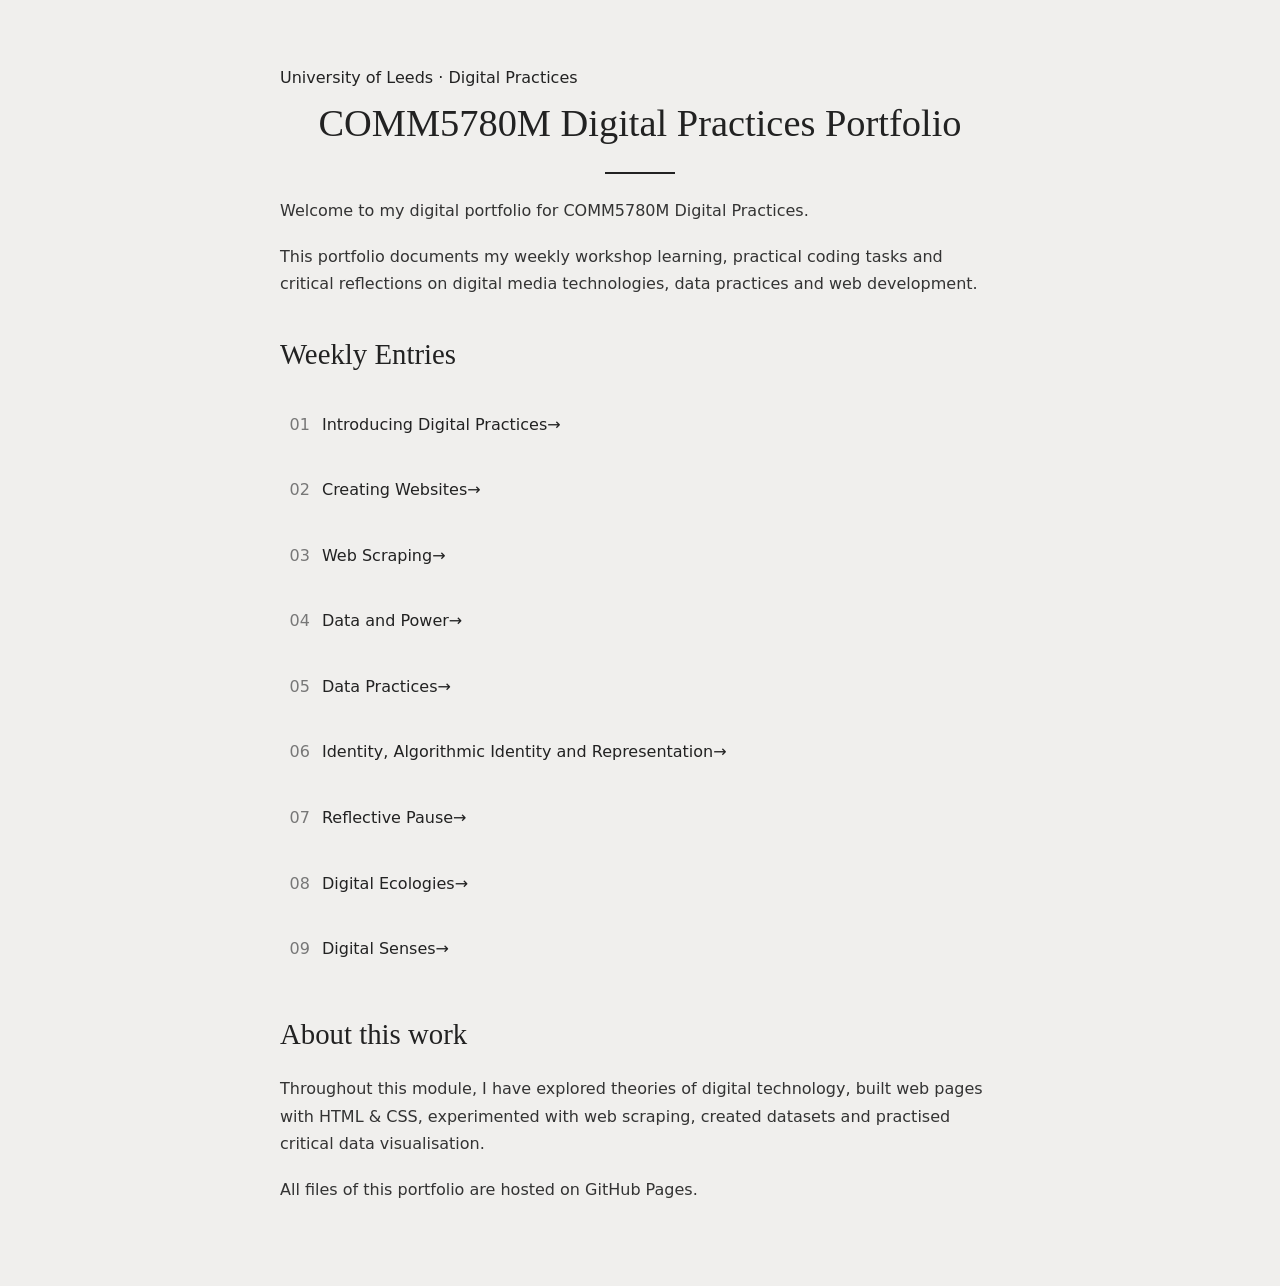
<file: index.html>
<!DOCTYPE html>
<html lang="en">
<head>
    <meta charset="UTF-8">
    <meta name="viewport" content="width=device-width, initial-scale=1.0">
    <title>COMM5780M Portfolio</title>
    <link rel="stylesheet" href="mycoversheet.css">
</head>
<body>
    <main class="container">
        <span class="eyebrow">University of Leeds · Digital Practices</span>
        <h1>COMM5780M Digital Practices Portfolio</h1>
        <p class="lede">Welcome to my digital portfolio for COMM5780M Digital Practices.</p>
        <p>This portfolio documents my weekly workshop learning, practical coding tasks and critical reflections on digital media technologies, data practices and web development.</p>

        <h2>Weekly Entries</h2>
        <ul class="week-list">
            <li><a href="week1.html"><span class="num">01</span><span class="title">Introducing Digital Practices</span><span class="arrow">→</span></a></li>
            <li><a href="week2.html"><span class="num">02</span><span class="title">Creating Websites</span><span class="arrow">→</span></a></li>
            <li><a href="week3.html"><span class="num">03</span><span class="title">Web Scraping</span><span class="arrow">→</span></a></li>
            <li><a href="week4.html"><span class="num">04</span><span class="title">Data and Power</span><span class="arrow">→</span></a></li>
            <li><a href="week5.html"><span class="num">05</span><span class="title">Data Practices</span><span class="arrow">→</span></a></li>
            <li><a href="week6.html"><span class="num">06</span><span class="title">Identity, Algorithmic Identity and Representation</span><span class="arrow">→</span></a></li>
            <li><a href="week7.html"><span class="num">07</span><span class="title">Reflective Pause</span><span class="arrow">→</span></a></li>
            <li><a href="week8.html"><span class="num">08</span><span class="title">Digital Ecologies</span><span class="arrow">→</span></a></li>
            <li><a href="week9.html"><span class="num">09</span><span class="title">Digital Senses</span><span class="arrow">→</span></a></li>
        </ul>

        <h2>About this work</h2>
        <p>Throughout this module, I have explored theories of digital technology, built web pages with HTML &amp; CSS, experimented with web scraping, created datasets and practised critical data visualisation.</p>
        <p>All files of this portfolio are hosted on GitHub Pages.</p>
    </main>
</body>
</html>
</file>
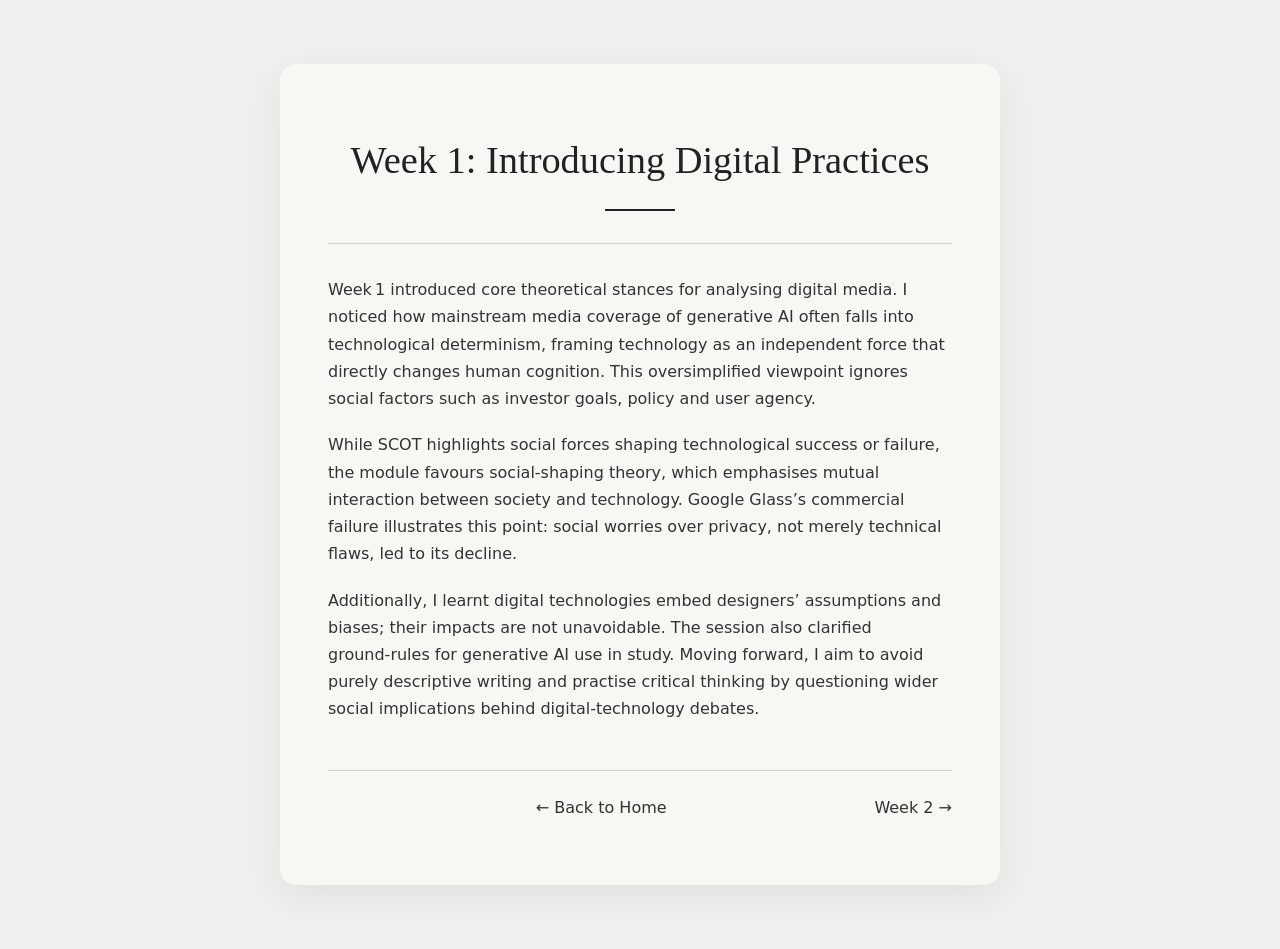
<file: week1.html>
<!DOCTYPE html>
<html lang="en">
<head>
    <meta charset="UTF-8">
    <meta name="viewport" content="width=device-width, initial-scale=1.0">
    <title>Week1 | COMM5780M</title>
    <link rel="stylesheet" href="mycoversheet.css">
</head>
<body>
    <main class="container">
        <div class="card">
            <h1>Week 1: Introducing Digital Practices</h1>
            <hr class="divider">
            <p>Week 1 introduced core theoretical stances for analysing digital media. I noticed how mainstream media coverage of generative AI often falls into technological determinism, framing technology as an independent force that directly changes human cognition. This oversimplified viewpoint ignores social factors such as investor goals, policy and user agency.</p>
            <p>While SCOT highlights social forces shaping technological success or failure, the module favours social‑shaping theory, which emphasises mutual interaction between society and technology. Google Glass’s commercial failure illustrates this point: social worries over privacy, not merely technical flaws, led to its decline.</p>
            <p>Additionally, I learnt digital technologies embed designers’ assumptions and biases; their impacts are not unavoidable. The session also clarified ground‑rules for generative AI use in study. Moving forward, I aim to avoid purely descriptive writing and practise critical thinking by questioning wider social implications behind digital‑technology debates.</p>

            <div class="nav-links">
                <span></span>
                <a href="index.html">← Back to Home</a>
                <a href="week2.html">Week 2 →</a>
            </div>
        </div>
    </main>
</body>
</html>
</file>
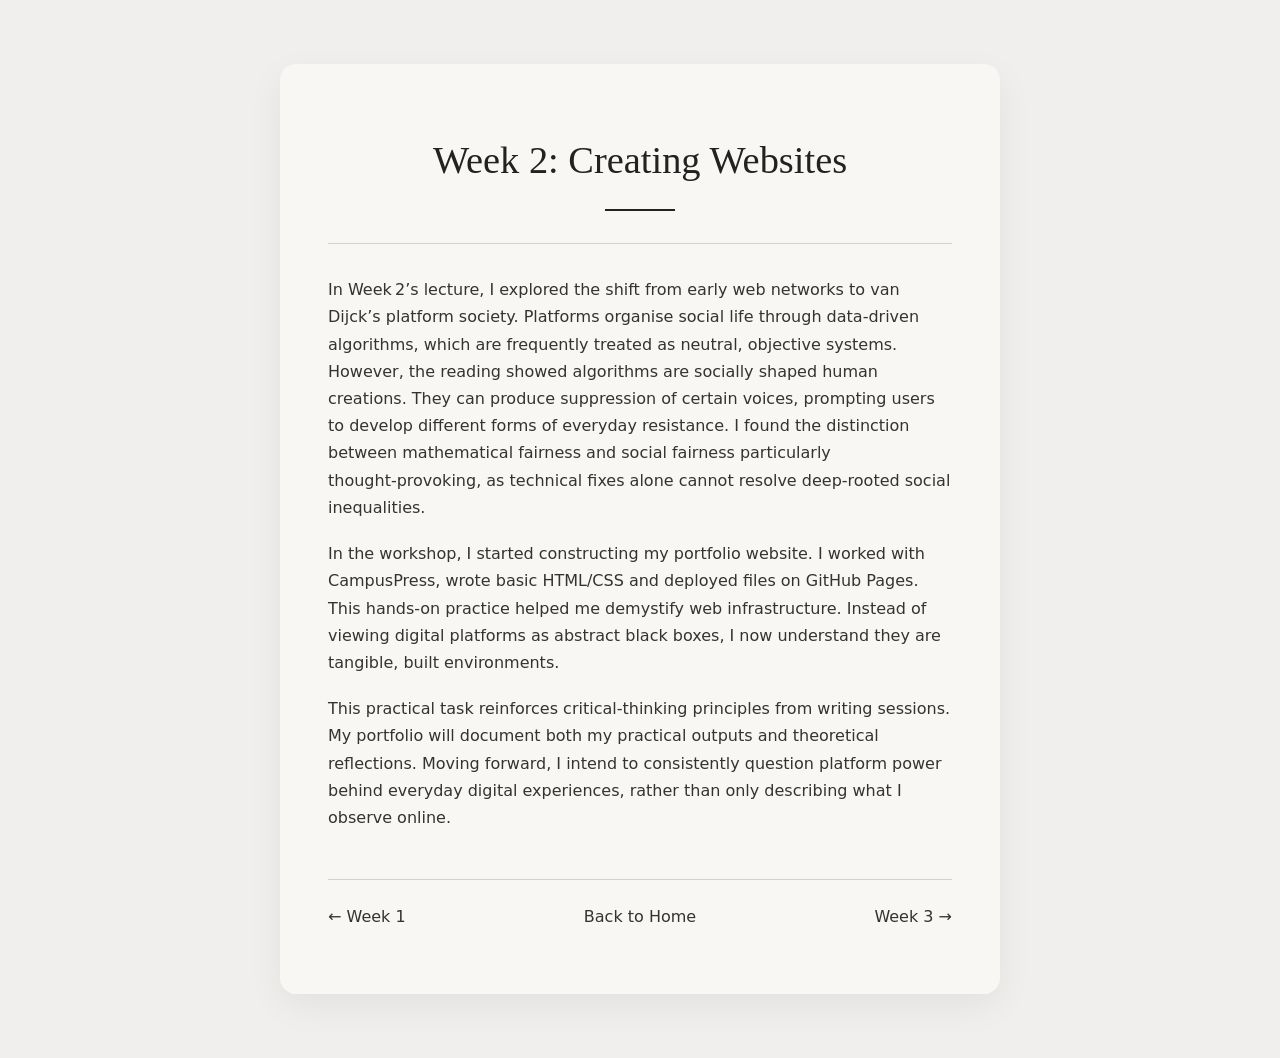
<file: week2.html>
<!DOCTYPE html>
<html lang="en">
<head>
    <meta charset="UTF-8">
    <meta name="viewport" content="width=device-width, initial-scale=1.0">
    <title>Week2 | COMM5780M</title>
    <link rel="stylesheet" href="mycoversheet.css">
</head>
<body>
    <main class="container">
        <div class="card">
            <h1>Week 2: Creating Websites</h1>
            <hr class="divider">
            <p>In Week 2’s lecture, I explored the shift from early web networks to van Dijck’s platform society. Platforms organise social life through data‑driven algorithms, which are frequently treated as neutral, objective systems. However, the reading showed algorithms are socially shaped human creations. They can produce suppression of certain voices, prompting users to develop different forms of everyday resistance. I found the distinction between mathematical fairness and social fairness particularly thought‑provoking, as technical fixes alone cannot resolve deep‑rooted social inequalities.</p>
            <p>In the workshop, I started constructing my portfolio website. I worked with CampusPress, wrote basic HTML/CSS and deployed files on GitHub Pages. This hands‑on practice helped me demystify web infrastructure. Instead of viewing digital platforms as abstract black boxes, I now understand they are tangible, built environments.</p>
            <p>This practical task reinforces critical‑thinking principles from writing sessions. My portfolio will document both my practical outputs and theoretical reflections. Moving forward, I intend to consistently question platform power behind everyday digital experiences, rather than only describing what I observe online.</p>

            <div class="nav-links">
                <a href="week1.html">← Week 1</a>
                <a href="index.html">Back to Home</a>
                <a href="week3.html">Week 3 →</a>
            </div>
        </div>
    </main>
</body>
</html>
</file>
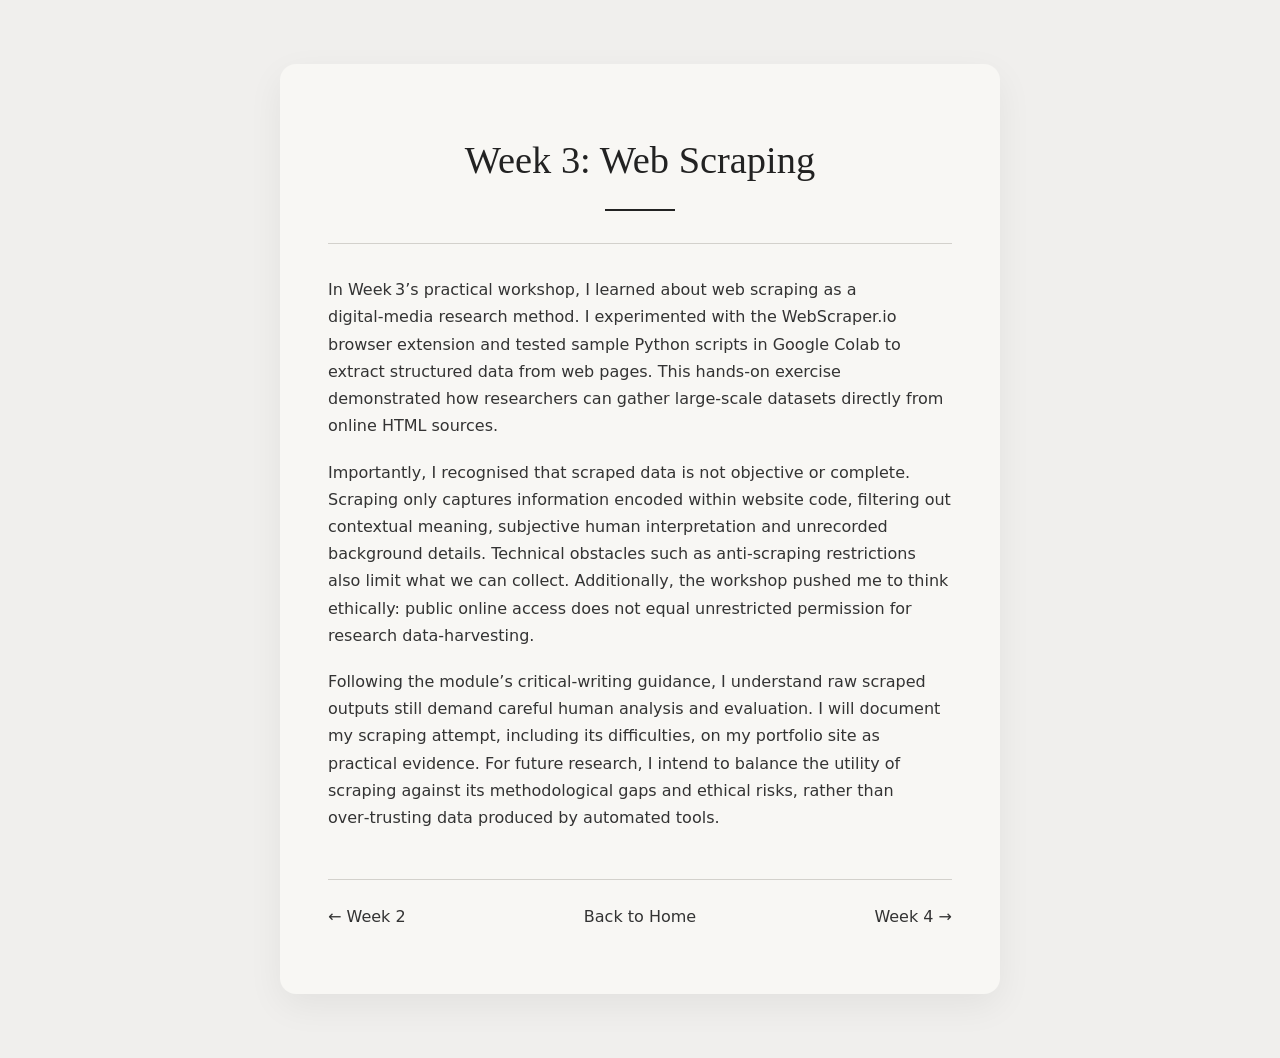
<file: week3.html>
<!DOCTYPE html>
<html lang="en">
<head>
    <meta charset="UTF-8">
    <meta name="viewport" content="width=device-width, initial-scale=1.0">
    <title>Week3 | COMM5780M</title>
    <link rel="stylesheet" href="mycoversheet.css">
</head>
<body>
    <main class="container">
        <div class="card">
            <h1>Week 3: Web Scraping</h1>
            <hr class="divider">
            <p>In Week 3’s practical workshop, I learned about web scraping as a digital‑media research method. I experimented with the WebScraper.io browser extension and tested sample Python scripts in Google Colab to extract structured data from web pages. This hands‑on exercise demonstrated how researchers can gather large‑scale datasets directly from online HTML sources.</p>
            <p>Importantly, I recognised that scraped data is not objective or complete. Scraping only captures information encoded within website code, filtering out contextual meaning, subjective human interpretation and unrecorded background details. Technical obstacles such as anti‑scraping restrictions also limit what we can collect. Additionally, the workshop pushed me to think ethically: public online access does not equal unrestricted permission for research data‑harvesting.</p>
            <p>Following the module’s critical‑writing guidance, I understand raw scraped outputs still demand careful human analysis and evaluation. I will document my scraping attempt, including its difficulties, on my portfolio site as practical evidence. For future research, I intend to balance the utility of scraping against its methodological gaps and ethical risks, rather than over‑trusting data produced by automated tools.</p>

            <div class="nav-links">
                <a href="week2.html">← Week 2</a>
                <a href="index.html">Back to Home</a>
                <a href="week4.html">Week 4 →</a>
            </div>
        </div>
    </main>
</body>
</html>
</file>
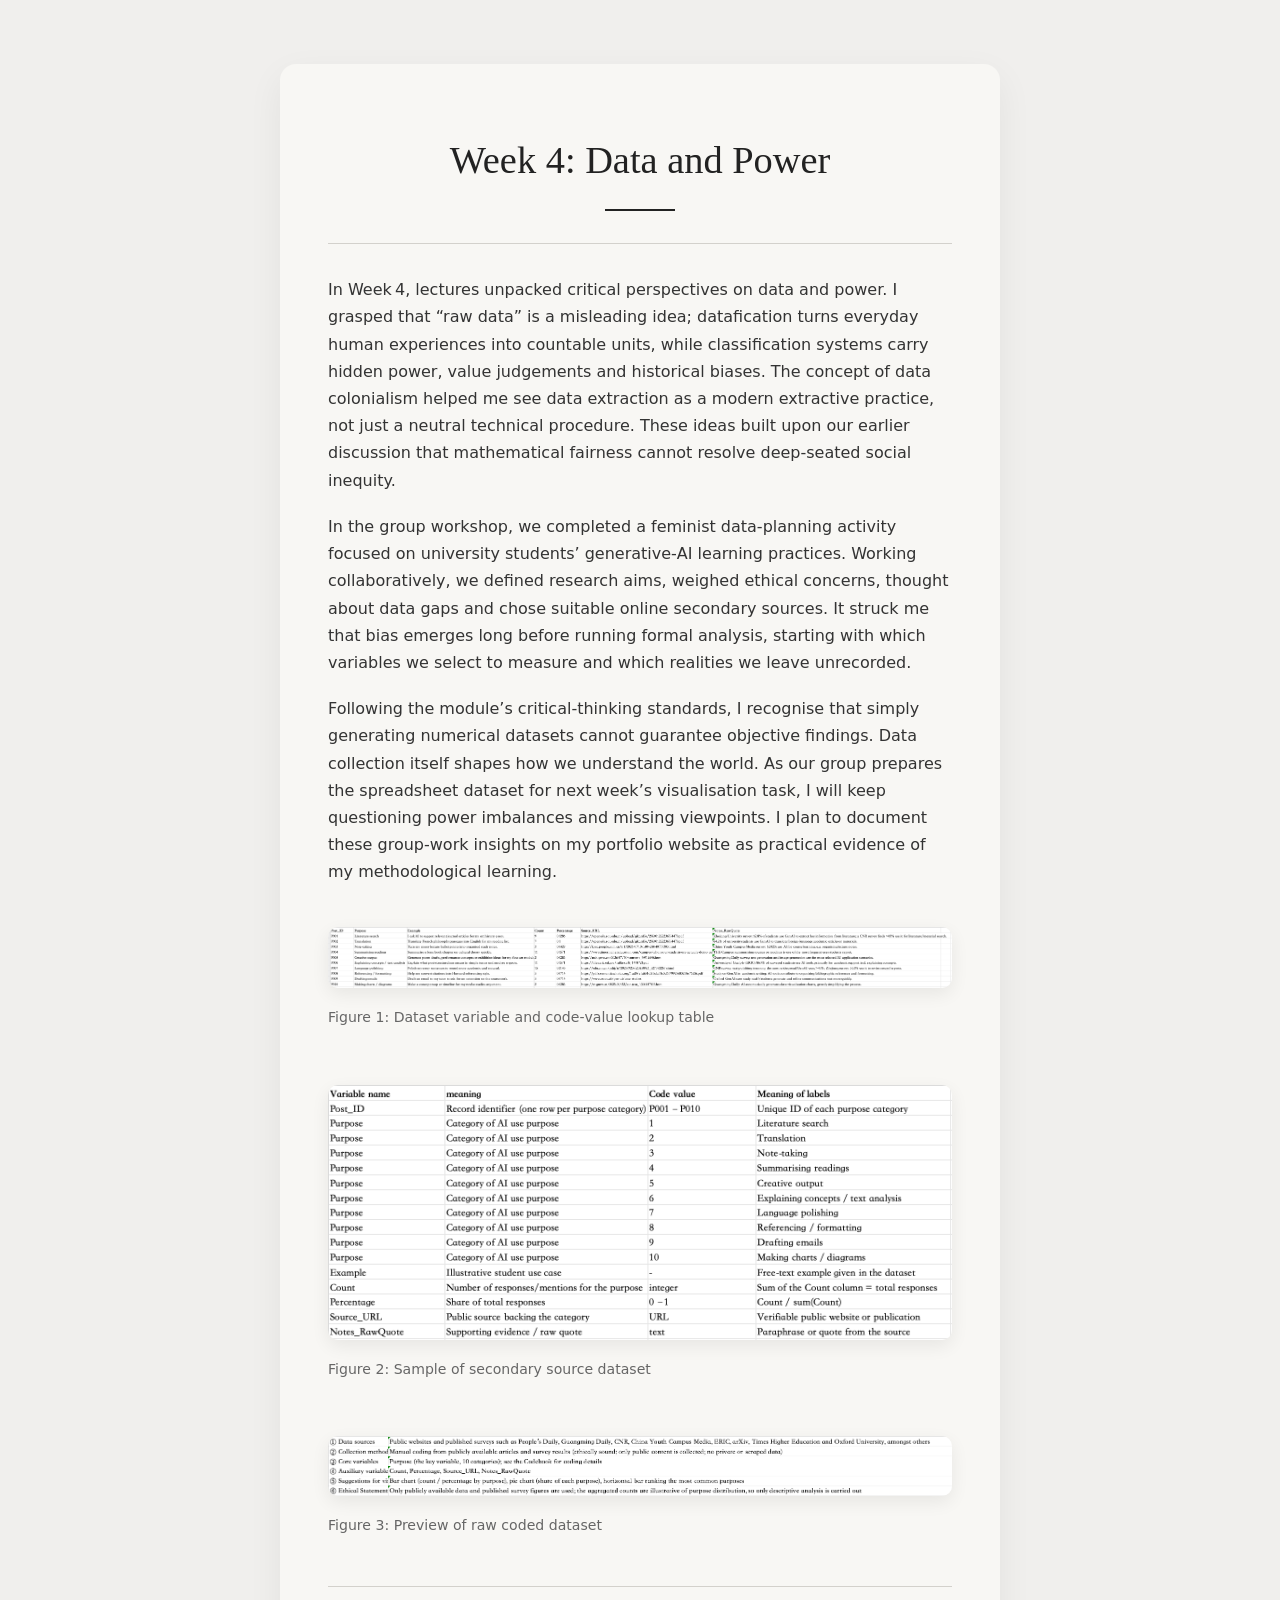
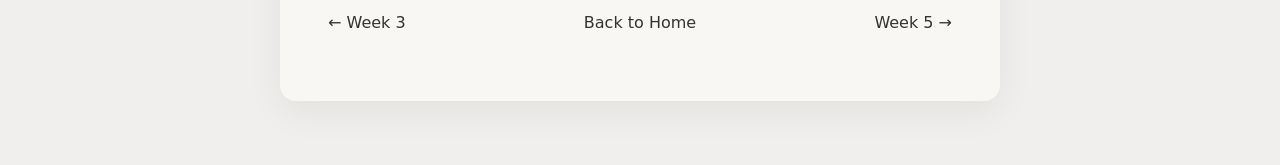
<file: week4.html>
<!DOCTYPE html>
<html lang="en">
<head>
    <meta charset="UTF-8">
    <meta name="viewport" content="width=device-width, initial-scale=1.0">
    <title>Week4 | COMM5780M</title>
    <link rel="stylesheet" href="mycoversheet.css">
</head>
<body>
    <main class="container">
        <div class="card">
            <h1>Week 4: Data and Power</h1>
            <hr class="divider">
            <p>In Week 4, lectures unpacked critical perspectives on data and power. I grasped that “raw data” is a misleading idea; datafication turns everyday human experiences into countable units, while classification systems carry hidden power, value judgements and historical biases. The concept of data colonialism helped me see data extraction as a modern extractive practice, not just a neutral technical procedure. These ideas built upon our earlier discussion that mathematical fairness cannot resolve deep‑seated social inequity.</p>
            <p>In the group workshop, we completed a feminist data‑planning activity focused on university students’ generative‑AI learning practices. Working collaboratively, we defined research aims, weighed ethical concerns, thought about data gaps and chose suitable online secondary sources. It struck me that bias emerges long before running formal analysis, starting with which variables we select to measure and which realities we leave unrecorded.</p>
            <p>Following the module’s critical‑thinking standards, I recognise that simply generating numerical datasets cannot guarantee objective findings. Data collection itself shapes how we understand the world. As our group prepares the spreadsheet dataset for next week’s visualisation task, I will keep questioning power imbalances and missing viewpoints. I plan to document these group‑work insights on my portfolio website as practical evidence of my methodological learning.</p>

            <img class="journal-image" src="week4_img1.png" alt="Dataset variable definition table">
            <p class="caption">Figure 1: Dataset variable and code‑value lookup table</p>

            <img class="journal-image" src="week4_img2.png" alt="Secondary source dataset sample">
            <p class="caption">Figure 2: Sample of secondary source dataset</p>

            <img class="journal-image" src="week4_img3.png" alt="Raw coded dataset preview">
            <p class="caption">Figure 3: Preview of raw coded dataset</p>

            <div class="nav-links">
                <a href="week3.html">← Week 3</a>
                <a href="index.html">Back to Home</a>
                <a href="week5.html">Week 5 →</a>
            </div>
        </div>
    </main>
</body>
</html>
</file>
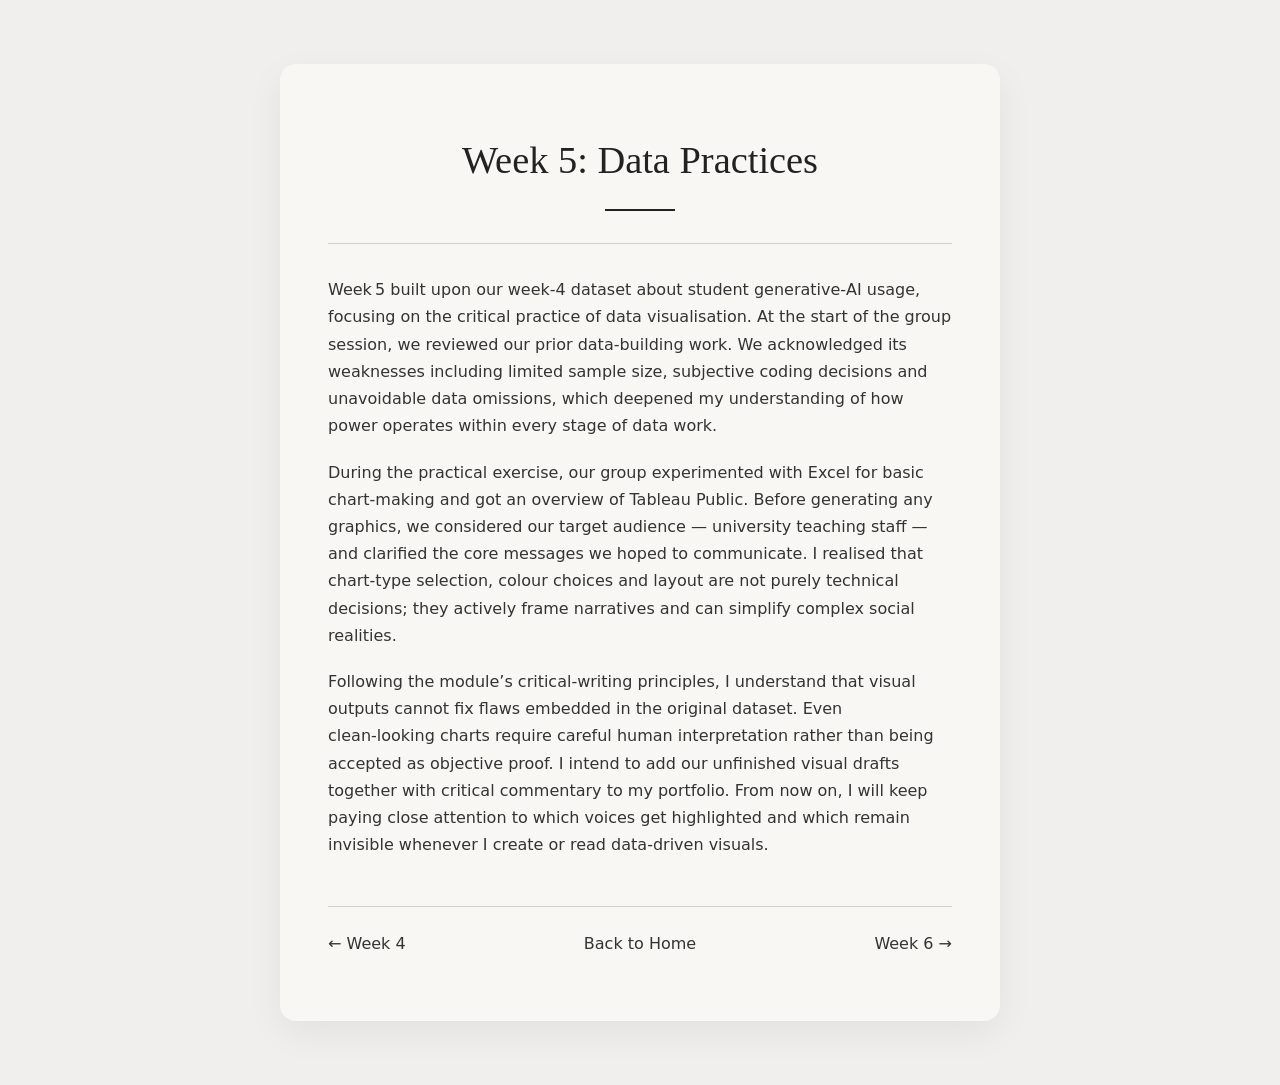
<file: week5.html>
<!DOCTYPE html>
<html lang="en">
<head>
    <meta charset="UTF-8">
    <meta name="viewport" content="width=device-width, initial-scale=1.0">
    <title>Week5 | COMM5780M</title>
    <link rel="stylesheet" href="mycoversheet.css">
</head>
<body>
    <main class="container">
        <div class="card">
            <h1>Week 5: Data Practices</h1>
            <hr class="divider">
            <p>Week 5 built upon our week‑4 dataset about student generative‑AI usage, focusing on the critical practice of data visualisation. At the start of the group session, we reviewed our prior data‑building work. We acknowledged its weaknesses including limited sample size, subjective coding decisions and unavoidable data omissions, which deepened my understanding of how power operates within every stage of data work.</p>
            <p>During the practical exercise, our group experimented with Excel for basic chart‑making and got an overview of Tableau Public. Before generating any graphics, we considered our target audience — university teaching staff — and clarified the core messages we hoped to communicate. I realised that chart‑type selection, colour choices and layout are not purely technical decisions; they actively frame narratives and can simplify complex social realities.</p>
            <p>Following the module’s critical‑writing principles, I understand that visual outputs cannot fix flaws embedded in the original dataset. Even clean‑looking charts require careful human interpretation rather than being accepted as objective proof. I intend to add our unfinished visual drafts together with critical commentary to my portfolio. From now on, I will keep paying close attention to which voices get highlighted and which remain invisible whenever I create or read data‑driven visuals.</p>

            <div class="nav-links">
                <a href="week4.html">← Week 4</a>
                <a href="index.html">Back to Home</a>
                <a href="week6.html">Week 6 →</a>
            </div>
        </div>
    </main>
</body>
</html>
</file>
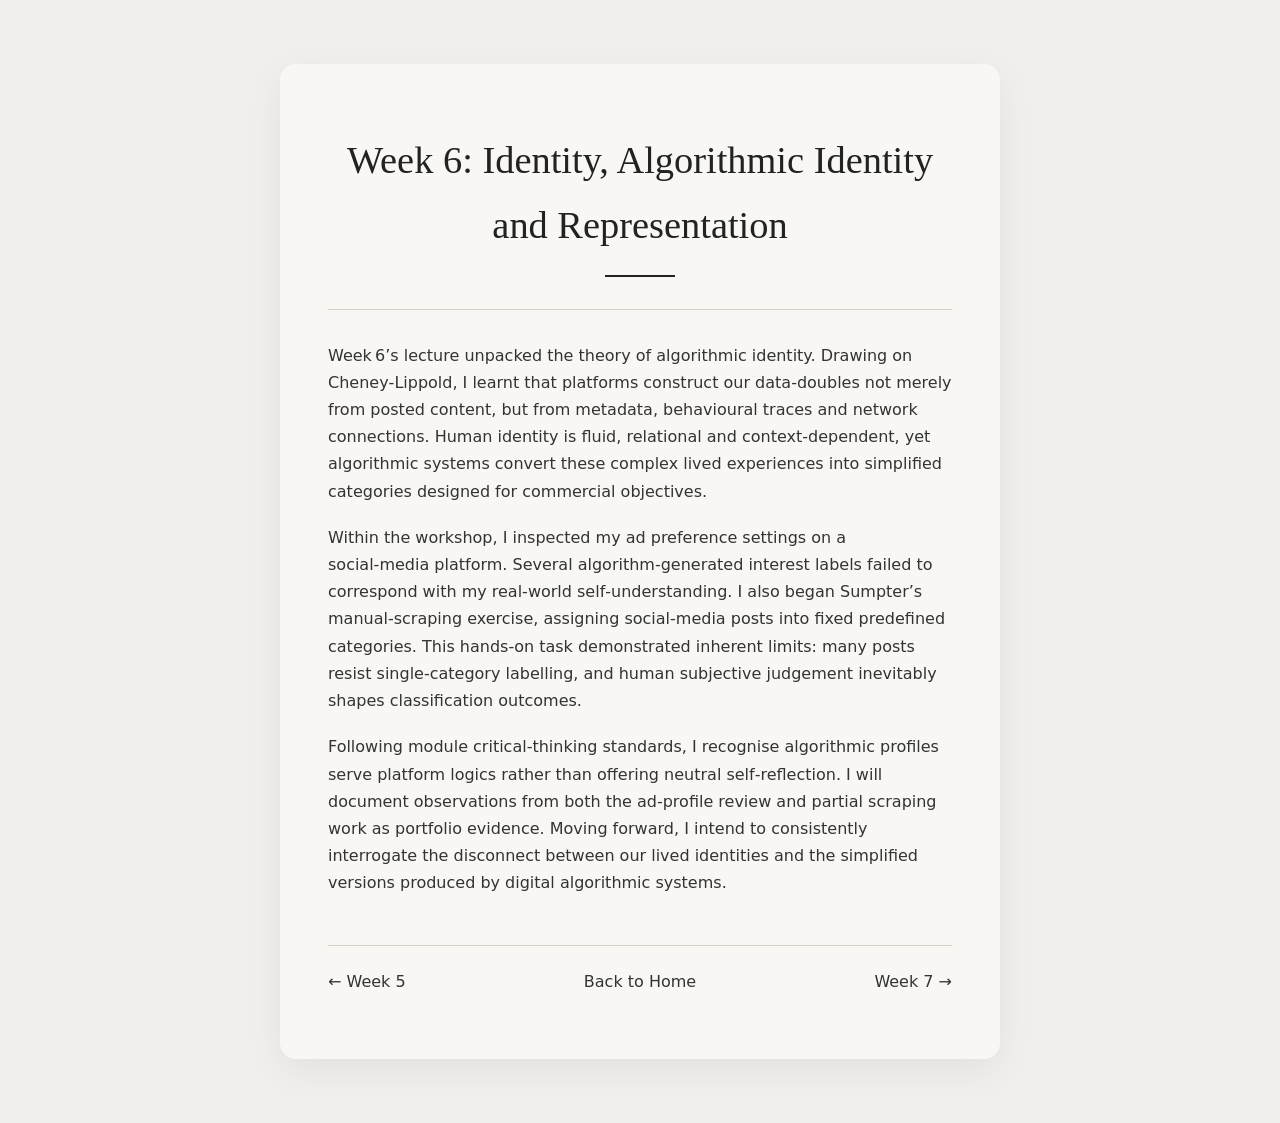
<file: week6.html>
<!DOCTYPE html>
<html lang="en">
<head>
    <meta charset="UTF-8">
    <meta name="viewport" content="width=device-width, initial-scale=1.0">
    <title>Week6 | COMM5780M</title>
    <link rel="stylesheet" href="mycoversheet.css">
</head>
<body>
    <main class="container">
        <div class="card">
            <h1>Week 6: Identity, Algorithmic Identity and Representation</h1>
            <hr class="divider">
            <p>Week 6’s lecture unpacked the theory of algorithmic identity. Drawing on Cheney‑Lippold, I learnt that platforms construct our data‑doubles not merely from posted content, but from metadata, behavioural traces and network connections. Human identity is fluid, relational and context‑dependent, yet algorithmic systems convert these complex lived experiences into simplified categories designed for commercial objectives.</p>
            <p>Within the workshop, I inspected my ad preference settings on a social‑media platform. Several algorithm‑generated interest labels failed to correspond with my real‑world self‑understanding. I also began Sumpter’s manual‑scraping exercise, assigning social‑media posts into fixed predefined categories. This hands‑on task demonstrated inherent limits: many posts resist single‑category labelling, and human subjective judgement inevitably shapes classification outcomes.</p>
            <p>Following module critical‑thinking standards, I recognise algorithmic profiles serve platform logics rather than offering neutral self‑reflection. I will document observations from both the ad‑profile review and partial scraping work as portfolio evidence. Moving forward, I intend to consistently interrogate the disconnect between our lived identities and the simplified versions produced by digital algorithmic systems.</p>

            <div class="nav-links">
                <a href="week5.html">← Week 5</a>
                <a href="index.html">Back to Home</a>
                <a href="week7.html">Week 7 →</a>
            </div>
        </div>
    </main>
</body>
</html>
</file>
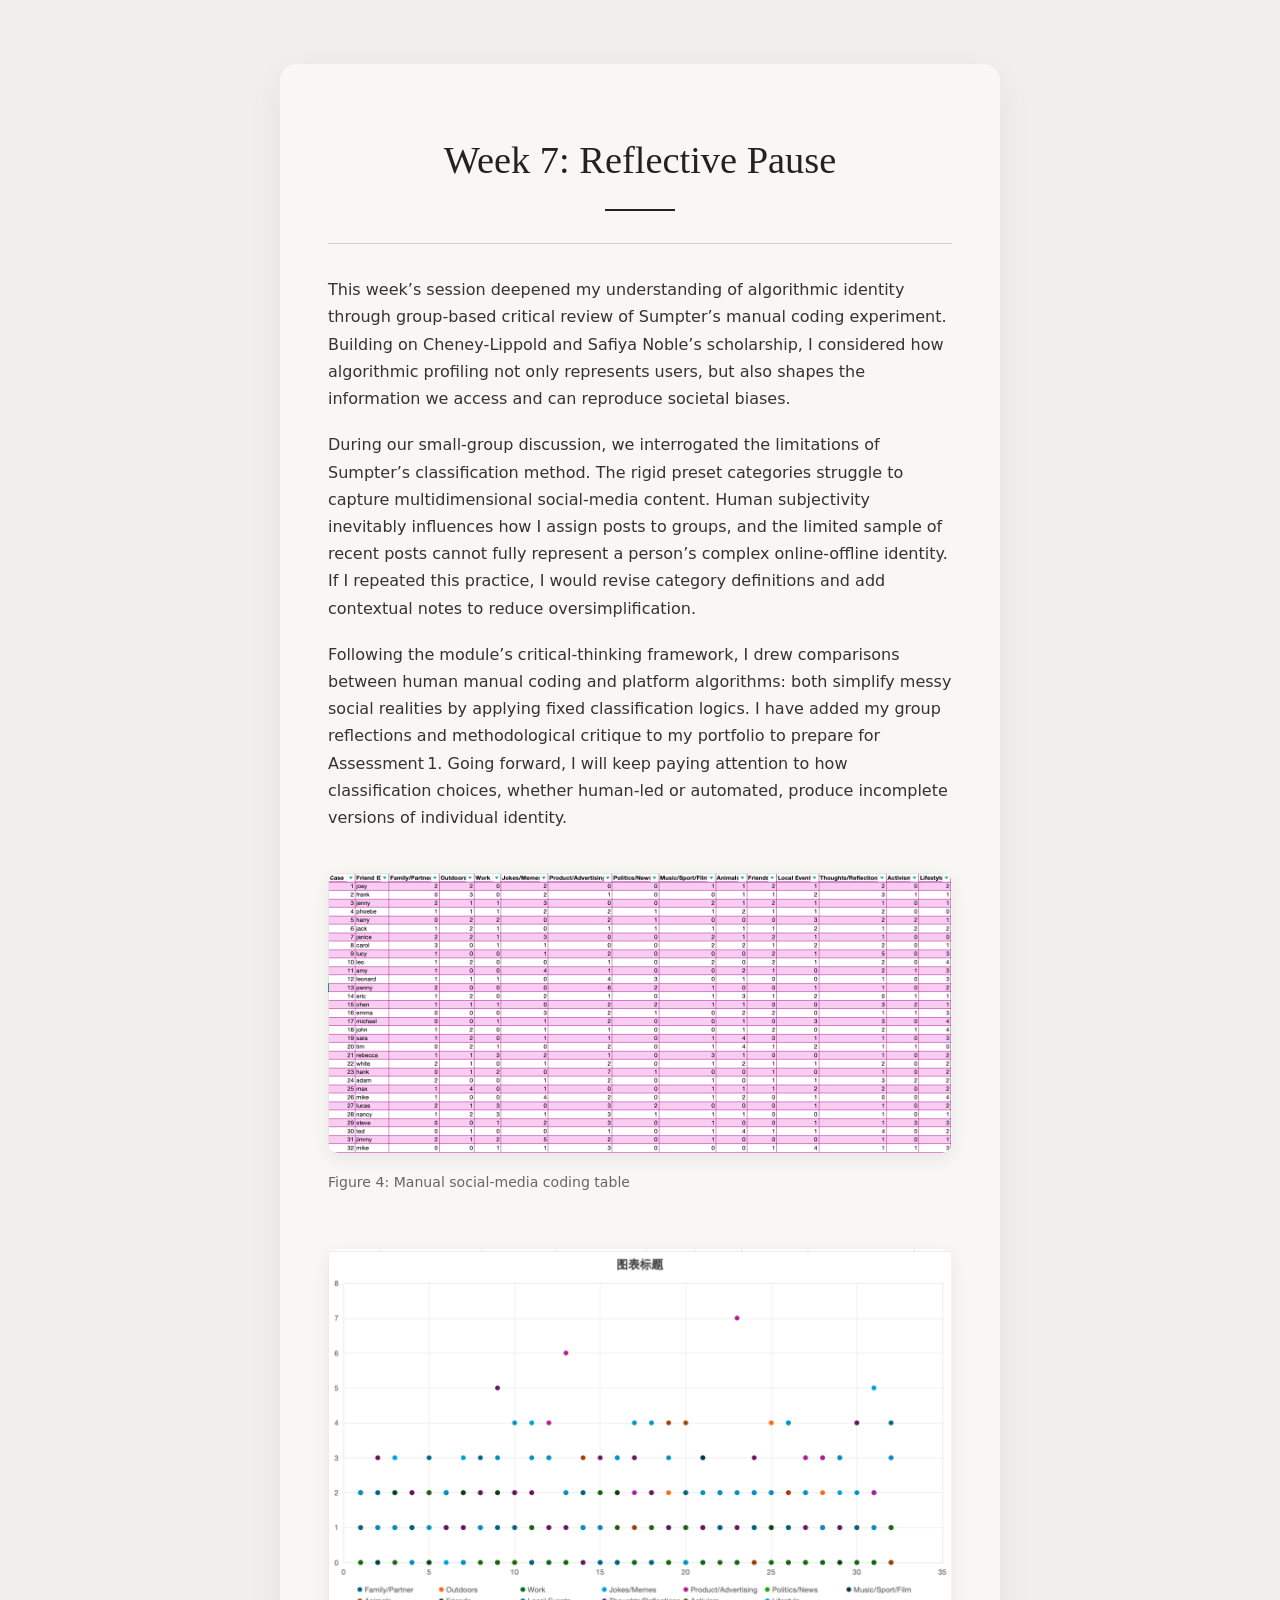
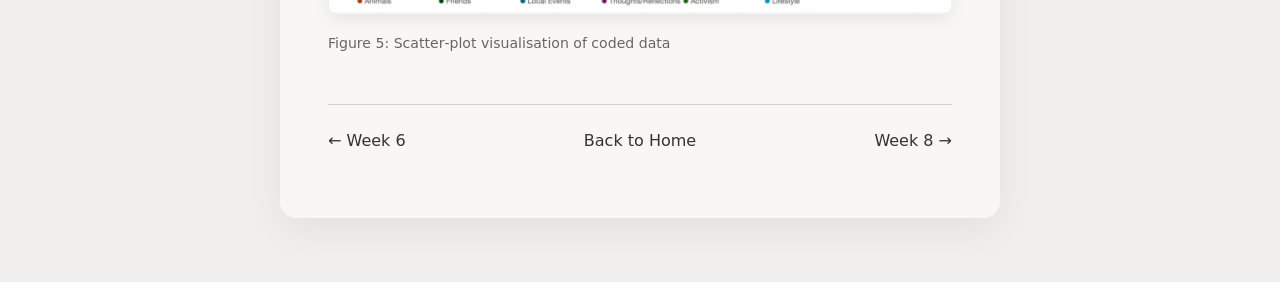
<file: week7.html>
<!DOCTYPE html>
<html lang="en">
<head>
    <meta charset="UTF-8">
    <meta name="viewport" content="width=device-width, initial-scale=1.0">
    <title>Week7 | COMM5780M</title>
    <link rel="stylesheet" href="mycoversheet.css">
</head>
<body>
    <main class="container">
        <div class="card">
            <h1>Week 7: Reflective Pause</h1>
            <hr class="divider">
            <p>This week’s session deepened my understanding of algorithmic identity through group‑based critical review of Sumpter’s manual coding experiment. Building on Cheney‑Lippold and Safiya Noble’s scholarship, I considered how algorithmic profiling not only represents users, but also shapes the information we access and can reproduce societal biases.</p>
            <p>During our small‑group discussion, we interrogated the limitations of Sumpter’s classification method. The rigid preset categories struggle to capture multidimensional social‑media content. Human subjectivity inevitably influences how I assign posts to groups, and the limited sample of recent posts cannot fully represent a person’s complex online‑offline identity. If I repeated this practice, I would revise category definitions and add contextual notes to reduce oversimplification.</p>
            <p>Following the module’s critical‑thinking framework, I drew comparisons between human manual coding and platform algorithms: both simplify messy social realities by applying fixed classification logics. I have added my group reflections and methodological critique to my portfolio to prepare for Assessment 1. Going forward, I will keep paying attention to how classification choices, whether human‑led or automated, produce incomplete versions of individual identity.</p>

            <img class="journal-image" src="week7_img1.png" alt="Social media manual coding spreadsheet">
            <p class="caption">Figure 4: Manual social‑media coding table</p>

            <img class="journal-image" src="week7_img2.png" alt="Scatter plot of coded social media data">
            <p class="caption">Figure 5: Scatter‑plot visualisation of coded data</p>

            <div class="nav-links">
                <a href="week6.html">← Week 6</a>
                <a href="index.html">Back to Home</a>
                <a href="week8.html">Week 8 →</a>
            </div>
        </div>
    </main>
</body>
</html>
</file>
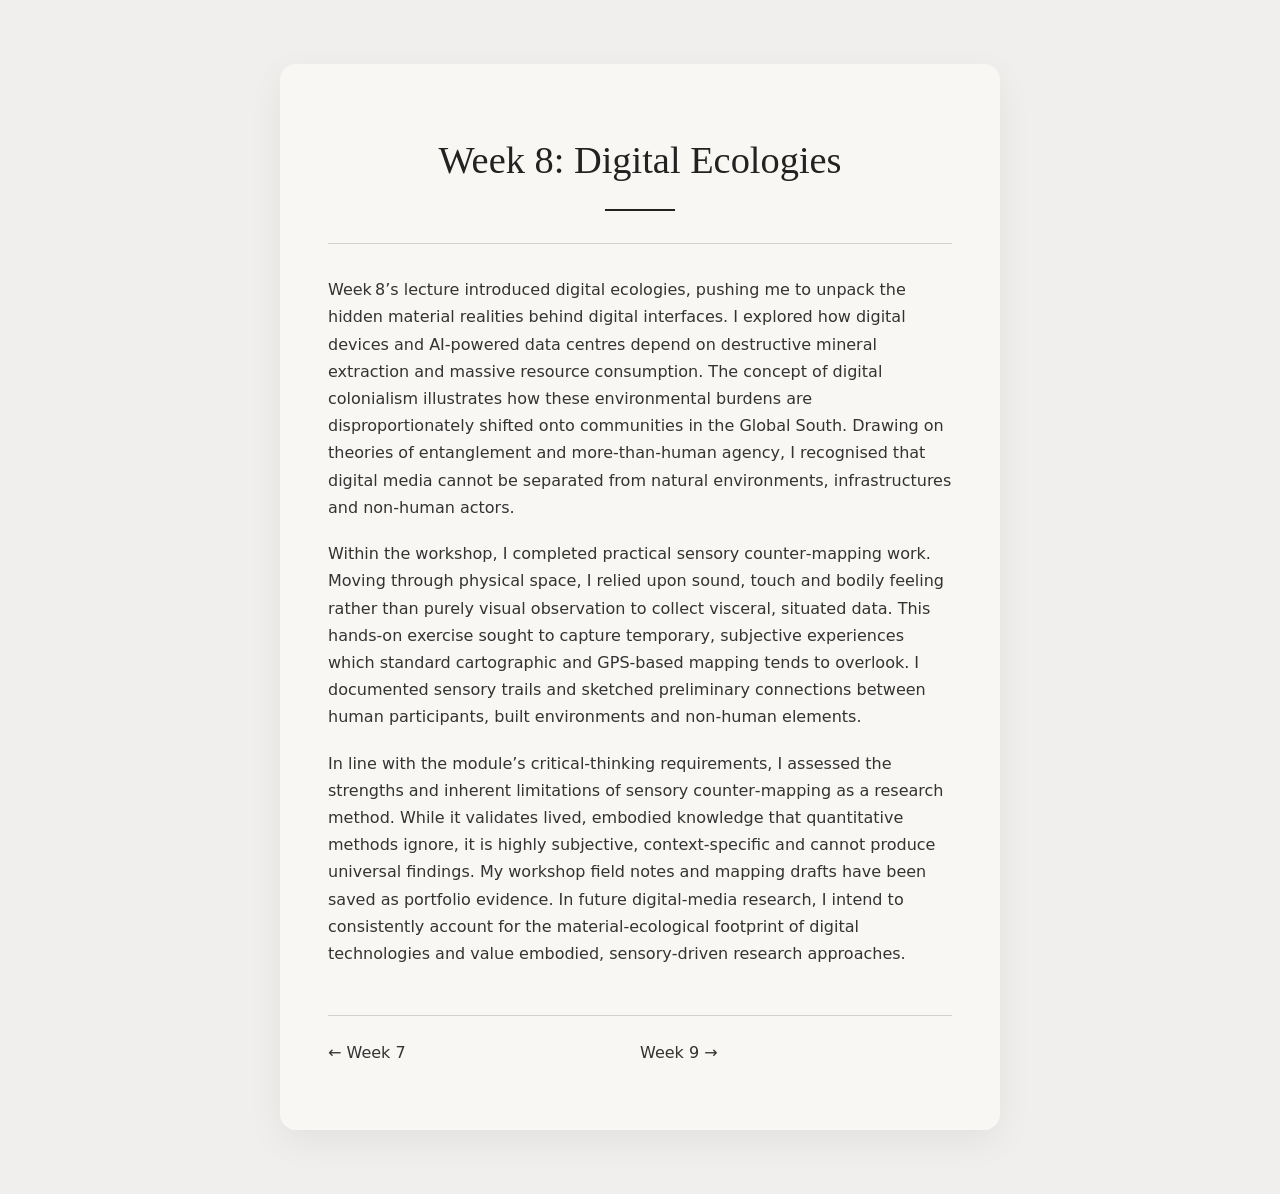
<file: week8.html>
<!DOCTYPE html>
<html lang="en">
<head>
    <meta charset="UTF-8">
    <meta name="viewport" content="width=device-width, initial-scale=1.0">
    <title>Week8 | COMM5780M</title>
    <link rel="stylesheet" href="mycoversheet.css">
</head>
<body>
    <main class="container">
        <div class="card">
            <h1>Week 8: Digital Ecologies</h1>
            <hr class="divider">
            <p>Week 8’s lecture introduced digital ecologies, pushing me to unpack the hidden material realities behind digital interfaces. I explored how digital devices and AI‑powered data centres depend on destructive mineral extraction and massive resource consumption. The concept of digital colonialism illustrates how these environmental burdens are disproportionately shifted onto communities in the Global South. Drawing on theories of entanglement and more‑than‑human agency, I recognised that digital media cannot be separated from natural environments, infrastructures and non‑human actors.</p>
            <p>Within the workshop, I completed practical sensory counter‑mapping work. Moving through physical space, I relied upon sound, touch and bodily feeling rather than purely visual observation to collect visceral, situated data. This hands‑on exercise sought to capture temporary, subjective experiences which standard cartographic and GPS‑based mapping tends to overlook. I documented sensory trails and sketched preliminary connections between human participants, built environments and non‑human elements.</p>
            <p>In line with the module’s critical‑thinking requirements, I assessed the strengths and inherent limitations of sensory counter‑mapping as a research method. While it validates lived, embodied knowledge that quantitative methods ignore, it is highly subjective, context‑specific and cannot produce universal findings. My workshop field notes and mapping drafts have been saved as portfolio evidence. In future digital‑media research, I intend to consistently account for the material‑ecological footprint of digital technologies and value embodied, sensory‑driven research approaches.</p>

            <div class="nav-links">
                <a href="week7.html">← Week 7</a>
                <a href="week9.html">Week 9 →</a>
                <span></span>
            </div>
        </div>
    </main>
</body>
</html>
</file>
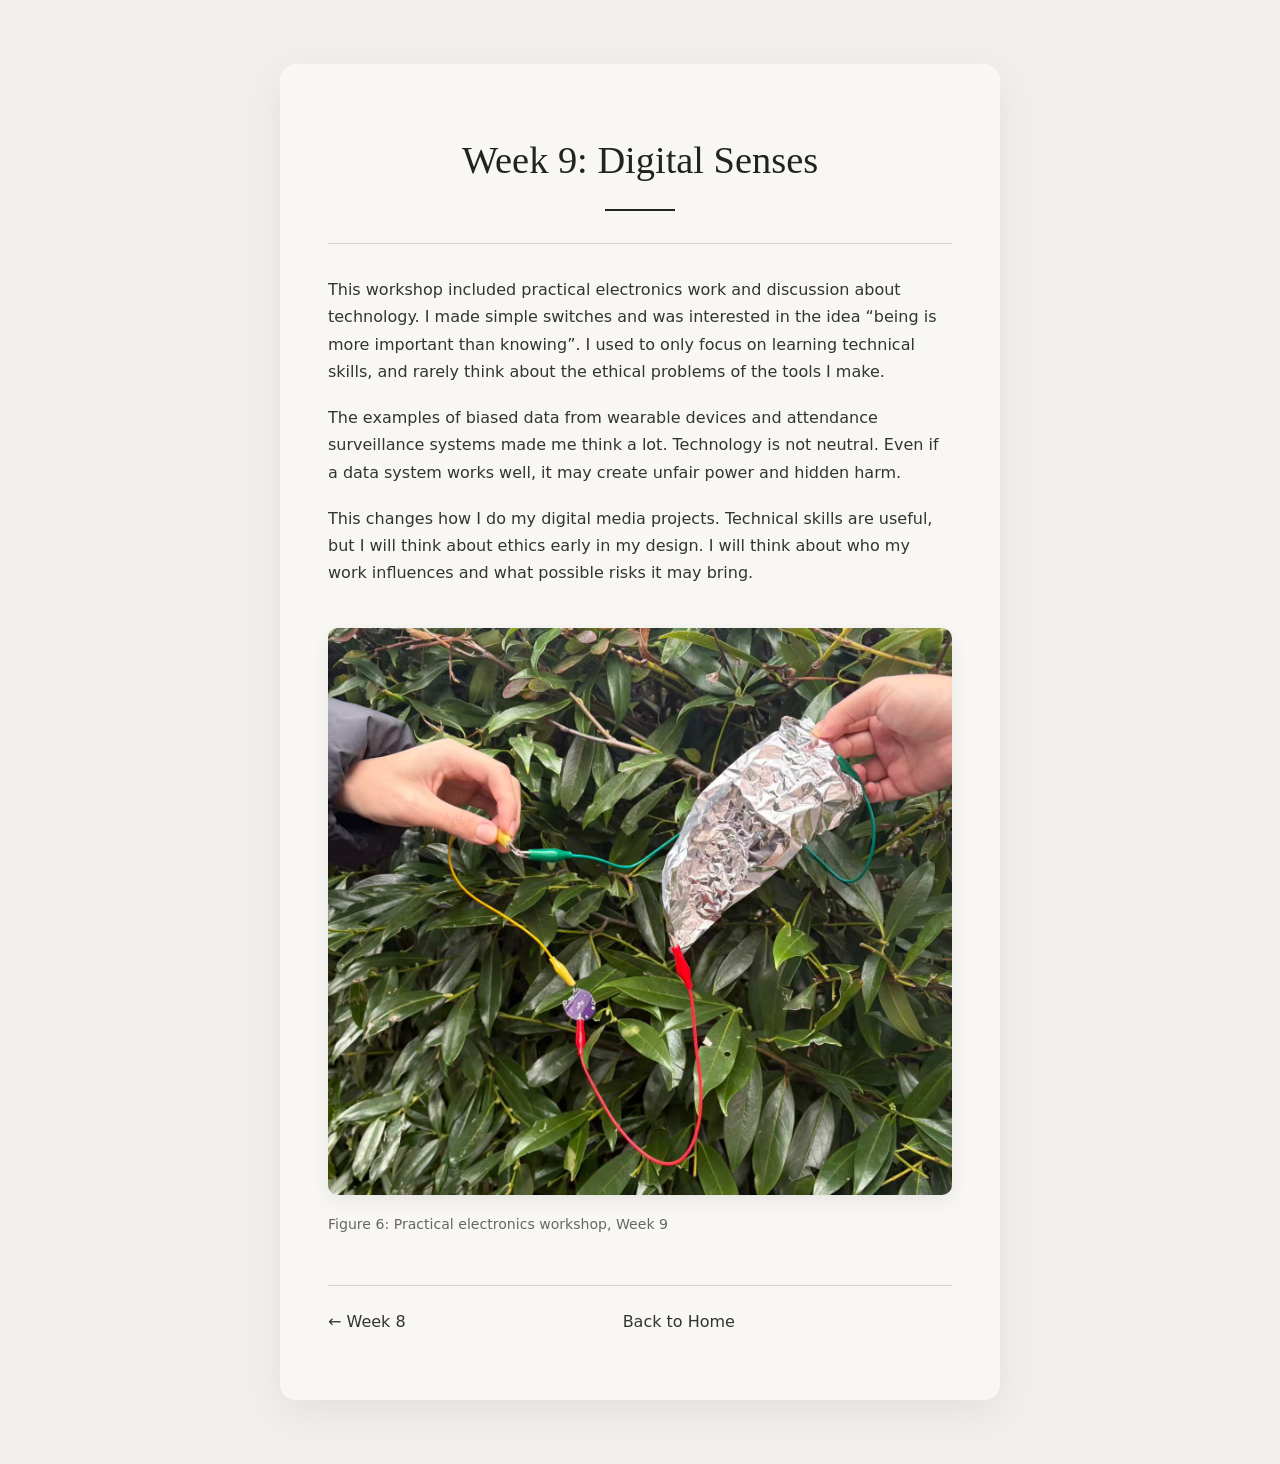
<file: week9.html>
<!DOCTYPE html>
<html lang="en">
<head>
    <meta charset="UTF-8">
    <meta name="viewport" content="width=device-width, initial-scale=1.0">
    <title>Week 9 | COMM5780M</title>
    <link rel="stylesheet" href="mycoversheet.css">
</head>
<body>
    <main class="container">
        <div class="card">
            <h1>Week 9: Digital Senses</h1>
            <hr class="divider">
            <p>This workshop included practical electronics work and discussion about technology. I made simple switches and was interested in the idea “being is more important than knowing”. I used to only focus on learning technical skills, and rarely think about the ethical problems of the tools I make.</p>
            <p>The examples of biased data from wearable devices and attendance surveillance systems made me think a lot. Technology is not neutral. Even if a data system works well, it may create unfair power and hidden harm.</p>
            <p>This changes how I do my digital media projects. Technical skills are useful, but I will think about ethics early in my design. I will think about who my work influences and what possible risks it may bring.</p>

            <img class="journal-image" src="week9.jpg" alt="Week 9 electronics workshop — simple switches">
            <p class="caption">Figure 6: Practical electronics workshop, Week 9</p>

            <div class="nav-links">
                <a href="week8.html">← Week 8</a>
                <a href="index.html">Back to Home</a>
                <span></span>
            </div>
        </div>
    </main>
</body>
</html>
</file>
<file: mycoversheet.css>
* {
    margin: 0;
    padding: 0;
    box-sizing: border-box;
}

body {
    background-color: #f0efed;
    font-family: 'Inter', system-ui, sans-serif;
    color: #222;
    line-height: 1.7;
    padding: 4rem 1rem;
}

.container {
    max-width: 720px;
    margin: 0 auto;
}

.card {
    background-color: #f8f7f4;
    padding: 4rem 3rem;
    border-radius: 16px;
    box-shadow: 0 12px 36px rgba(0,0,0,0.06);
}

h1 {
    font-family: Georgia, 'Times New Roman', serif;
    font-size: 2.4rem;
    text-align: center;
    font-weight: 500;
    margin-bottom: 1.4rem;
    position: relative;
}

h1::after {
    content: "";
    display: block;
    width: 70px;
    height: 2px;
    background: #222;
    margin: 1rem auto 0;
}

h2 {
    font-family: Georgia, 'Times New Roman', serif;
    font-size: 1.8rem;
    margin: 2rem 0 1rem;
    font-weight: 500;
}

.intro {
    font-size: 1.05rem;
    color: #444;
    margin-bottom: 1rem;
}

.divider {
    border: none;
    height: 1px;
    background: #d3d1cc;
    margin: 2rem 0;
}

.week-list {
    list-style: none;
}

.week-list li a {
    display: block;
    padding: 1rem 0.6rem;
    margin: 0.4rem 0;
    text-decoration: none;
    color: #222;
    border-radius: 8px;
    transition: all 0.25s ease;
}

.week-list li a:hover {
    background-color: #e9e7e2;
    transform: translateX(4px);
}

.num {
    color: #777;
    margin-right: 12px;
    font-weight: 500;
}

p {
    margin-bottom: 1.2rem;
    font-size: 1rem;
    color: #333;
}

.journal-image {
    width: 100%;
    border-radius: 10px;
    box-shadow: 0 6px 18px rgba(0,0,0,0.07);
    margin: 1.4rem 0 0.6rem;
}

.caption {
    font-size: 0.88rem;
    color: #666;
    margin-bottom: 2rem;
}

.nav-links {
    margin-top: 3rem;
    display: flex;
    justify-content: space-between;
    border-top: 1px solid #d3d1cc;
    padding-top: 1.4rem;
}

.nav-links a {
    color: #333;
    text-decoration: none;
    transition: 0.2s;
}

.nav-links a:hover {
    color: #886b58;
}

@media (max-width: 600px) {
    .card {
        padding: 2rem 1.5rem;
    }
    h1 {
        font-size: 1.8rem;
    }
}
</file>
